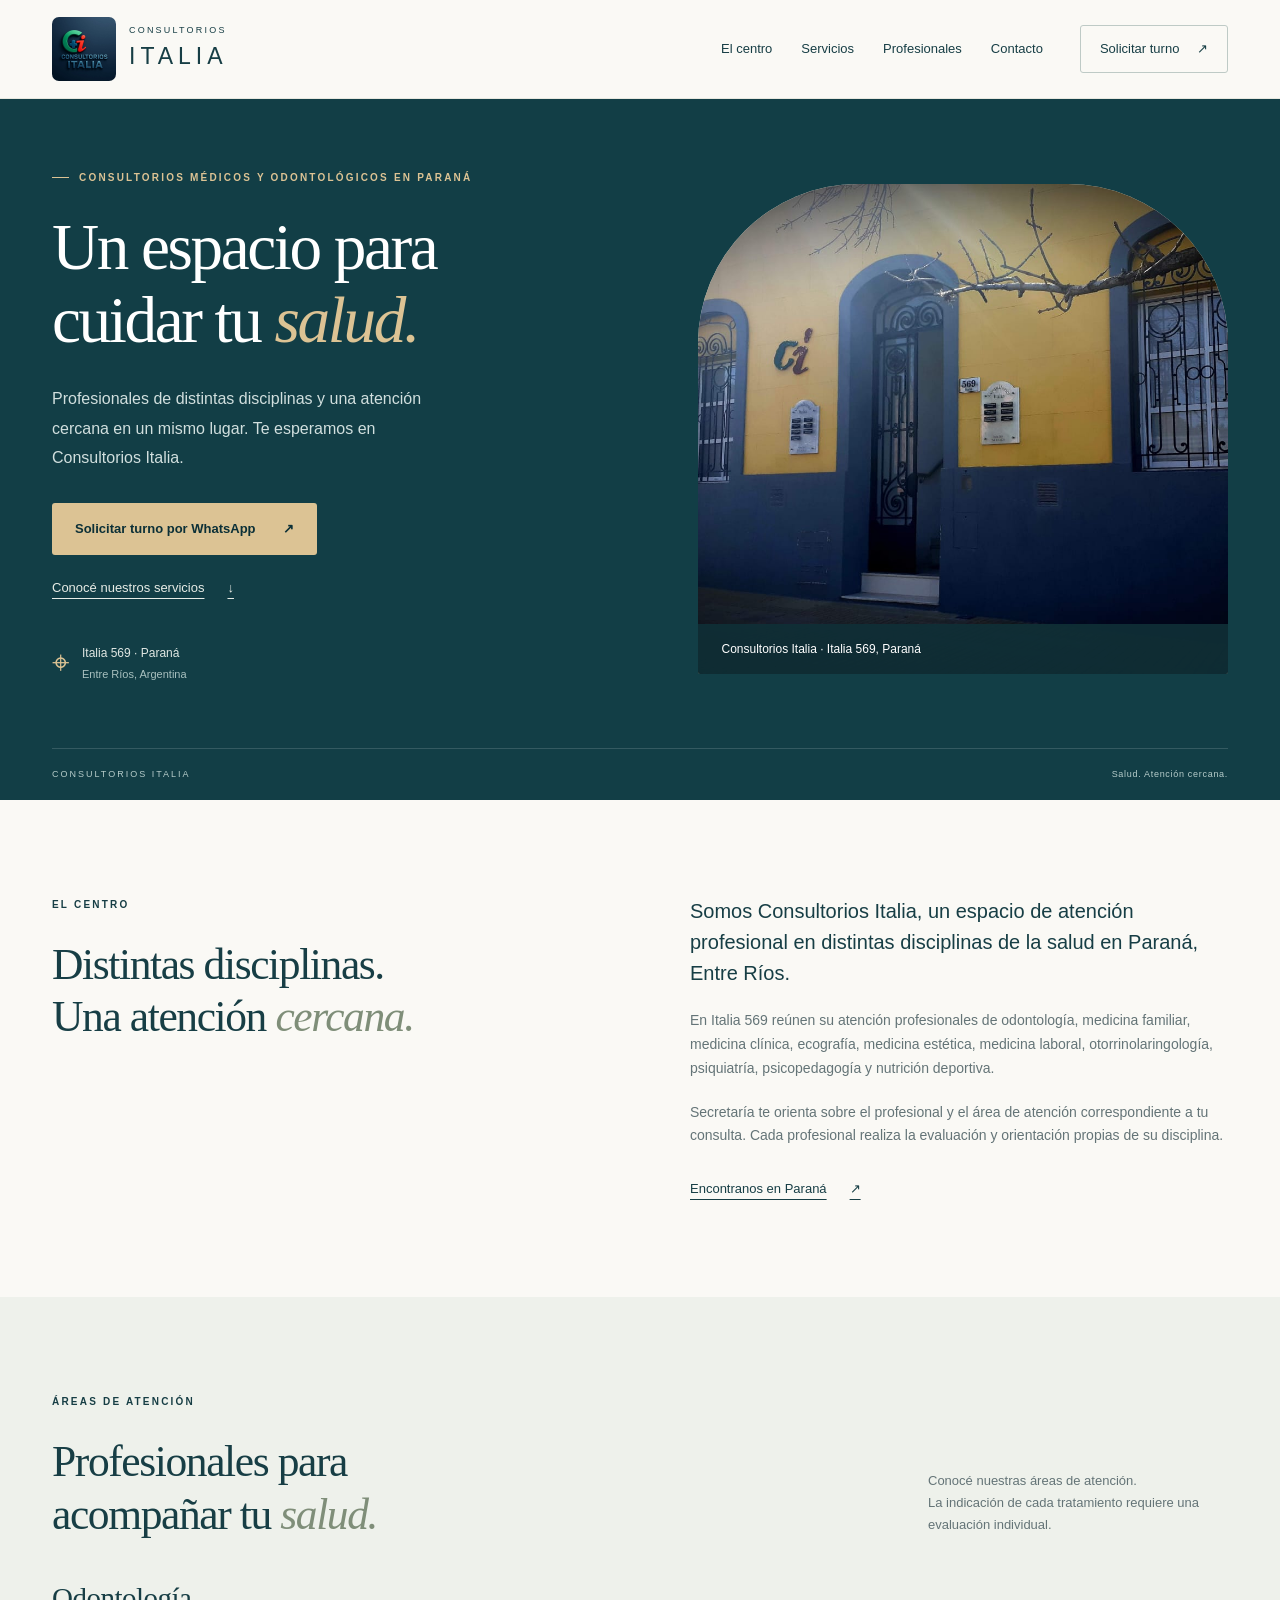
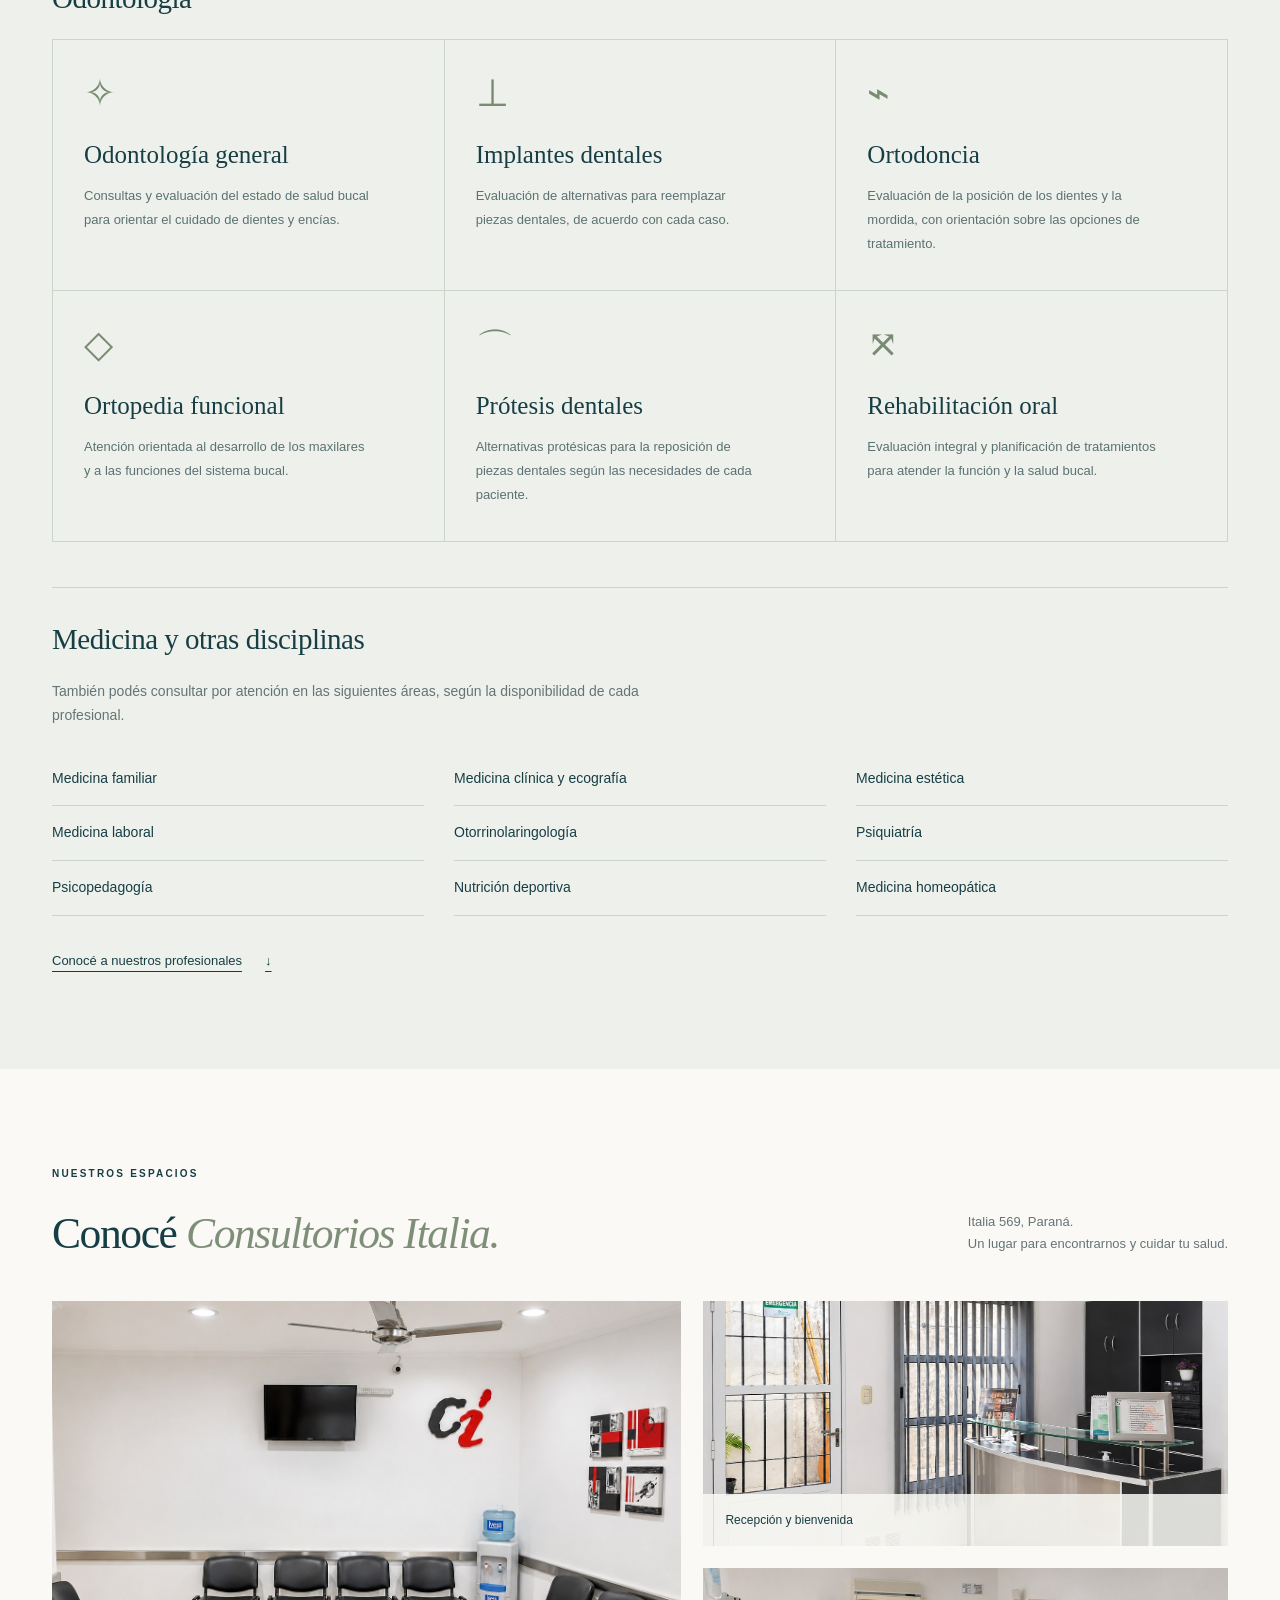
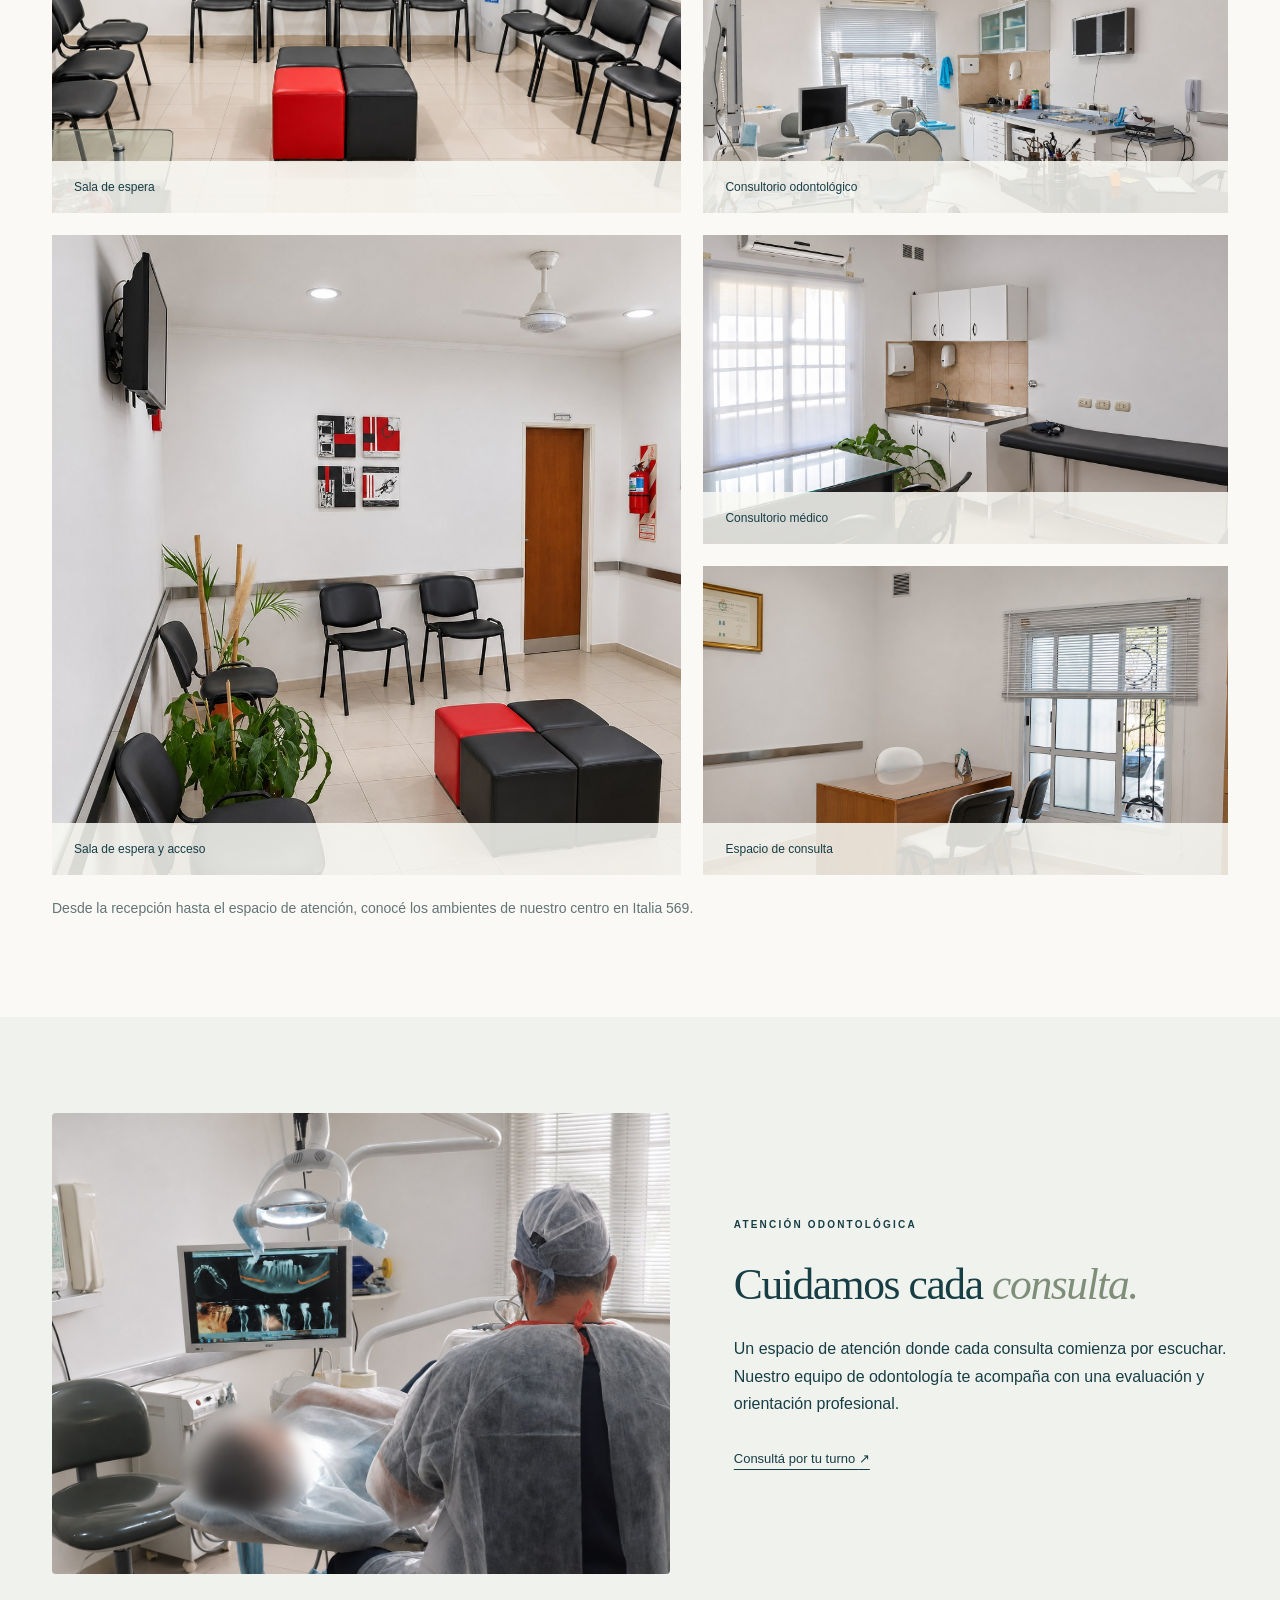
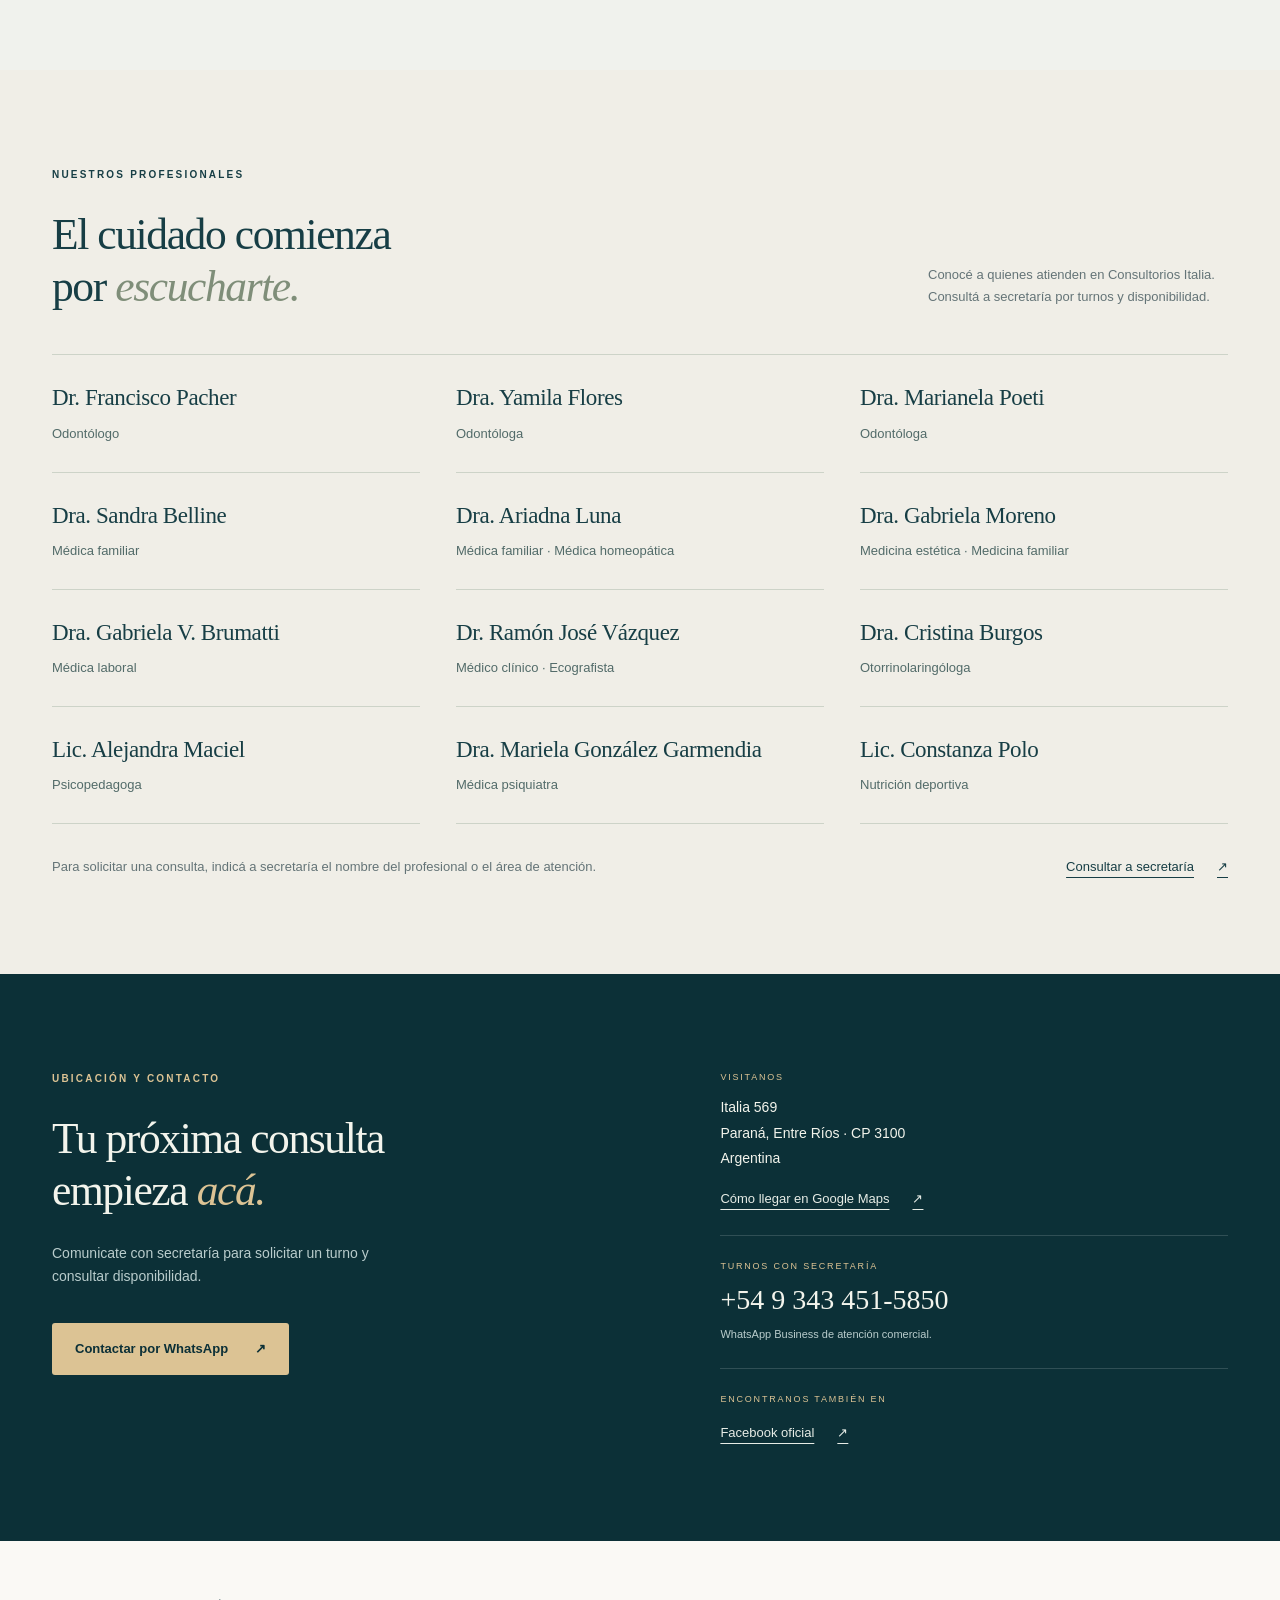
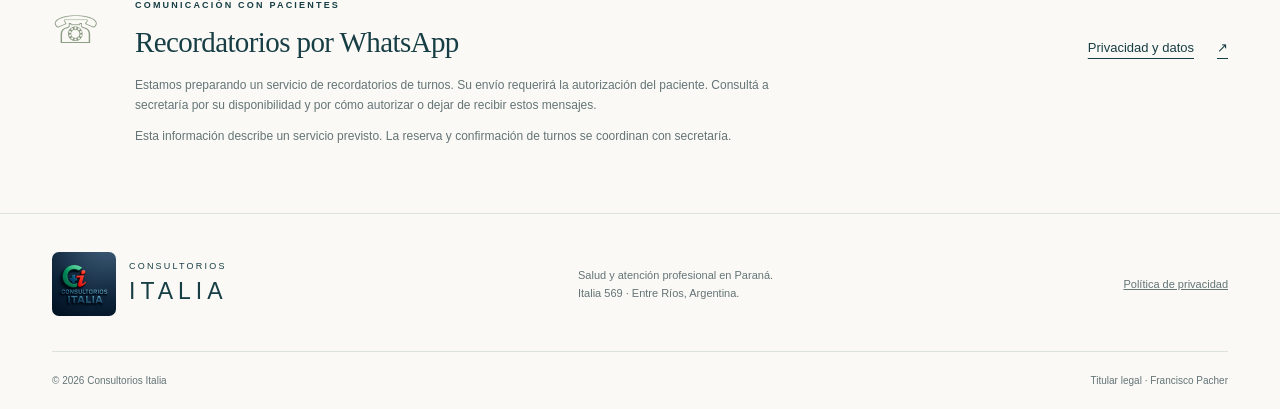
<file: index.html>
﻿<!doctype html>
<html lang="es-AR">
<head>
<meta charset="utf-8"><meta name="viewport" content="width=device-width, initial-scale=1">
<title>Consultorios Italia · Salud y atención profesional en Paraná</title>
<meta name="description" content="Consultorios Italia. Atención en odontología, medicina y otras disciplinas de la salud en Italia 569, Paraná, Entre Ríos. Conocé nuestros profesionales y solicitá tu turno.">
<meta name="theme-color" content="#123e46">
<link rel="icon" href="assets/logo.jpg" type="image/jpeg">
<link rel="stylesheet" href="styles.css"><script src="script.js" defer></script>
</head>
<body>
<a class="skip" href="#contenido">Saltar al contenido</a>
<header class="header"><div class="container header-inner">
<a class="brand" href="#inicio" aria-label="Consultorios Italia, inicio"><img class="official-logo" src="assets/logo.jpg" alt="Logo de Consultorios Italia" width="64" height="64"><span class="brand-text">CONSULTORIOS <strong>ITALIA</strong></span></a>
<button class="menu-toggle" aria-expanded="false" aria-controls="navegacion">Menú <span aria-hidden="true">☰</span></button>
<nav id="navegacion" aria-label="Navegación principal"><a href="#nosotros">El centro</a><a href="#servicios">Servicios</a><a href="#equipo">Profesionales</a><a href="#contacto">Contacto</a><a class="nav-cta" href="https://wa.me/5493434515850" target="_blank" rel="noopener noreferrer">Solicitar turno <span aria-hidden="true">↗</span></a></nav>
</div></header>
<main id="contenido">
<section class="hero" id="inicio"><div class="container hero-grid"><div class="hero-copy"><p class="eyebrow"><span></span> CONSULTORIOS MÉDICOS Y ODONTOLÓGICOS EN PARANÁ</p><h1>Un espacio para<br>cuidar tu <em>salud.</em></h1><p class="hero-description">Profesionales de distintas disciplinas y una atención cercana en un mismo lugar. Te esperamos en Consultorios Italia.</p><div class="hero-actions"><a class="button button-gold" href="https://wa.me/5493434515850" target="_blank" rel="noopener noreferrer">Solicitar turno por WhatsApp <span aria-hidden="true">↗</span></a><a class="text-link light" href="#servicios">Conocé nuestros servicios <span aria-hidden="true">↓</span></a></div><div class="hero-location"><span class="location-symbol" aria-hidden="true">⌖</span><span>Italia 569 · Paraná<br><small>Entre Ríos, Argentina</small></span></div></div>
<figure class="hero-visual"><img class="real-photo" src="assets/fachada.jpg" alt="Fachada de Consultorios Italia en Italia 569, Paraná" width="1599" height="899" fetchpriority="high"><figcaption>Consultorios Italia · Italia 569, Paraná</figcaption></figure></div><div class="hero-bottom container"><span>CONSULTORIOS ITALIA</span><span>Salud. Atención cercana.</span></div></section>
<section class="about section" id="nosotros"><div class="container about-grid"><div><p class="eyebrow">EL CENTRO</p><h2>Distintas disciplinas.<br>Una atención <em>cercana.</em></h2></div><div class="about-content"><p class="lead">Somos Consultorios Italia, un espacio de atención profesional en distintas disciplinas de la salud en Paraná, Entre Ríos.</p><p>En Italia 569 reúnen su atención profesionales de odontología, medicina familiar, medicina clínica, ecografía, medicina estética, medicina laboral, otorrinolaringología, psiquiatría, psicopedagogía y nutrición deportiva.</p><p>Secretaría te orienta sobre el profesional y el área de atención correspondiente a tu consulta. Cada profesional realiza la evaluación y orientación propias de su disciplina.</p><a class="text-link" href="#contacto">Encontranos en Paraná <span aria-hidden="true">↗</span></a></div></div></section>
<section class="services section" id="servicios"><div class="container"><div class="section-heading"><div><p class="eyebrow">ÁREAS DE ATENCIÓN</p><h2>Profesionales para<br>acompañar tu <em>salud.</em></h2></div><p>Conocé nuestras áreas de atención.<br>La indicación de cada tratamiento requiere una evaluación individual.</p></div><h3 class="area-heading">Odontología</h3><div class="services-grid">
<article class="service"><span class="service-icon" aria-hidden="true">✧</span><h3>Odontología general</h3><p>Consultas y evaluación del estado de salud bucal para orientar el cuidado de dientes y encías.</p></article>
<article class="service"><span class="service-icon implant" aria-hidden="true">⊥</span><h3>Implantes dentales</h3><p>Evaluación de alternativas para reemplazar piezas dentales, de acuerdo con cada caso.</p></article>
<article class="service"><span class="service-icon" aria-hidden="true">⌁</span><h3>Ortodoncia</h3><p>Evaluación de la posición de los dientes y la mordida, con orientación sobre las opciones de tratamiento.</p></article>
<article class="service"><span class="service-icon" aria-hidden="true">◇</span><h3>Ortopedia funcional</h3><p>Atención orientada al desarrollo de los maxilares y a las funciones del sistema bucal.</p></article>
<article class="service"><span class="service-icon" aria-hidden="true">⌒</span><h3>Prótesis dentales</h3><p>Alternativas protésicas para la reposición de piezas dentales según las necesidades de cada paciente.</p></article>
<article class="service"><span class="service-icon" aria-hidden="true">⤧</span><h3>Rehabilitación oral</h3><p>Evaluación integral y planificación de tratamientos para atender la función y la salud bucal.</p></article>
</div><div class="other-areas"><h3 class="area-heading">Medicina y otras disciplinas</h3><p>También podés consultar por atención en las siguientes áreas, según la disponibilidad de cada profesional.</p><ul class="area-list"><li>Medicina familiar</li><li>Medicina clínica y ecografía</li><li>Medicina estética</li><li>Medicina laboral</li><li>Otorrinolaringología</li><li>Psiquiatría</li><li>Psicopedagogía</li><li>Nutrición deportiva</li><li>Medicina homeopática</li></ul><a class="text-link" href="#equipo">Conocé a nuestros profesionales <span aria-hidden="true">↓</span></a></div></div></section>
<section class="spaces section" id="espacios"><div class="container"><div class="section-heading"><div><p class="eyebrow">NUESTROS ESPACIOS</p><h2>Conocé <em>Consultorios Italia.</em></h2></div><p>Italia 569, Paraná.<br>Un lugar para encontrarnos y cuidar tu salud.</p></div><div class="gallery"><figure class="photo-slot photo-large"><img class="real-photo" src="assets/sala-espera.jpg" alt="Vista amplia de la sala de espera de Consultorios Italia" width="1448" height="1086" loading="lazy" decoding="async"><figcaption>Sala de espera</figcaption></figure><figure class="photo-slot"><img class="real-photo" src="assets/recepcion-editada.jpg" alt="Recepción y acceso de Consultorios Italia" width="1448" height="1086" loading="lazy" decoding="async"><figcaption>Recepción y bienvenida</figcaption></figure><figure class="photo-slot"><img class="real-photo" src="assets/consultorio-editado.jpg" alt="Consultorio odontológico con sillón y equipamiento de atención" width="1672" height="941" loading="lazy" decoding="async"><figcaption>Consultorio odontológico</figcaption></figure></div><div class="gallery gallery-more"><figure class="photo-slot photo-large"><img class="real-photo" src="assets/sala-espera-lateral.jpg" alt="Otra vista de la sala de espera, con asientos y acceso a los consultorios" width="1086" height="1448" loading="lazy" decoding="async"><figcaption>Sala de espera y acceso</figcaption></figure><figure class="photo-slot"><img class="real-photo" src="assets/consultorio-medico.jpg" alt="Consultorio con camilla de examen, escritorio y espacio de higiene" width="1672" height="940" loading="lazy" decoding="async"><figcaption>Consultorio médico</figcaption></figure><figure class="photo-slot"><img class="real-photo" src="assets/espacio-consulta.jpg" alt="Escritorio y asientos del espacio de consulta profesional" width="1672" height="940" loading="lazy" decoding="async"><figcaption>Espacio de consulta</figcaption></figure></div><p class="spaces-caption">Desde la recepción hasta el espacio de atención, conocé los ambientes de nuestro centro en Italia 569.</p></div></section>
<section class="care section" id="atencion"><div class="container care-grid"><figure class="care-photo"><img src="assets/atencion-odontologica-v2.jpg" alt="Profesional durante una atención odontológica en Consultorios Italia" width="1452" height="1083" loading="lazy" decoding="async"></figure><div><p class="eyebrow">ATENCIÓN ODONTOLÓGICA</p><h2>Cuidamos cada <em>consulta.</em></h2><p>Un espacio de atención donde cada consulta comienza por escuchar. Nuestro equipo de odontología te acompaña con una evaluación y orientación profesional.</p><a class="text-link" href="https://wa.me/5493434515850" target="_blank" rel="noopener noreferrer">Consultá por tu turno <span aria-hidden="true">↗</span></a></div></div></section>
<section class="team section" id="equipo"><div class="container"><div class="section-heading"><div><p class="eyebrow">NUESTROS PROFESIONALES</p><h2>El cuidado comienza<br>por <em>escucharte.</em></h2></div><p>Conocé a quienes atienden en Consultorios Italia. Consultá a secretaría por turnos y disponibilidad.</p></div><div class="professionals-grid">
<article class="professional"><h3>Dr. Francisco Pacher</h3><p>Odontólogo</p></article>
<article class="professional"><h3>Dra. Yamila Flores</h3><p>Odontóloga</p></article>
<article class="professional"><h3>Dra. Marianela Poeti</h3><p>Odontóloga</p></article>
<article class="professional"><h3>Dra. Sandra Belline</h3><p>Médica familiar</p></article>
<article class="professional"><h3>Dra. Ariadna Luna</h3><p>Médica familiar · Médica homeopática</p></article>
<article class="professional"><h3>Dra. Gabriela Moreno</h3><p>Medicina estética · Medicina familiar</p></article>
<article class="professional"><h3>Dra. Gabriela V. Brumatti</h3><p>Médica laboral</p></article>
<article class="professional"><h3>Dr. Ramón José Vázquez</h3><p>Médico clínico · Ecografista</p></article>
<article class="professional"><h3>Dra. Cristina Burgos</h3><p>Otorrinolaringóloga</p></article>
<article class="professional"><h3>Lic. Alejandra Maciel</h3><p>Psicopedagoga</p></article>
<article class="professional"><h3>Dra. Mariela González Garmendia</h3><p>Médica psiquiatra</p></article>
<article class="professional"><h3>Lic. Constanza Polo</h3><p>Nutrición deportiva</p></article>
</div><div class="team-contact"><p>Para solicitar una consulta, indicá a secretaría el nombre del profesional o el área de atención.</p><a class="text-link" href="https://wa.me/5493434515850" target="_blank" rel="noopener noreferrer">Consultar a secretaría <span aria-hidden="true">↗</span></a></div></div></section>
<section class="contact section" id="contacto"><div class="container contact-grid"><div><p class="eyebrow">UBICACIÓN Y CONTACTO</p><h2>Tu próxima consulta<br>empieza <em>acá.</em></h2><p>Comunicate con secretaría para solicitar un turno y consultar disponibilidad.</p><a class="button button-gold" href="https://wa.me/5493434515850" target="_blank" rel="noopener noreferrer">Contactar por WhatsApp <span aria-hidden="true">↗</span></a></div><div class="contact-details"><div><span class="detail-label">VISITANOS</span><p>Italia 569<br>Paraná, Entre Ríos · CP 3100<br>Argentina</p><a class="text-link light" href="https://www.google.com/maps/search/?api=1&query=Italia%20569%2C%20Paran%C3%A1%2C%20Entre%20R%C3%ADos%2C%20Argentina" target="_blank" rel="noopener noreferrer">Cómo llegar en Google Maps <span aria-hidden="true">↗</span></a></div><div><span class="detail-label">TURNOS CON SECRETARÍA</span><a class="phone" href="https://wa.me/5493434515850" target="_blank" rel="noopener noreferrer">+54 9 343 451-5850</a><p class="contact-note">WhatsApp Business de atención comercial.</p></div><div><span class="detail-label">ENCONTRANOS TAMBIÉN EN</span><a class="text-link light" href="https://www.facebook.com/ConsultoriosItaliaParana" target="_blank" rel="noopener noreferrer">Facebook oficial <span aria-hidden="true">↗</span></a></div></div></div></section>
<section class="reminders section" id="recordatorios"><div class="container reminder-inner"><span class="message-symbol" aria-hidden="true">☏</span><div><p class="eyebrow">COMUNICACIÓN CON PACIENTES</p><h2>Recordatorios por WhatsApp</h2><p>Estamos preparando un servicio de recordatorios de turnos. Su envío requerirá la autorización del paciente. Consultá a secretaría por su disponibilidad y por cómo autorizar o dejar de recibir estos mensajes.</p><p>Esta información describe un servicio previsto. La reserva y confirmación de turnos se coordinan con secretaría.</p></div><a class="text-link" href="privacidad.html">Privacidad y datos <span aria-hidden="true">↗</span></a></div></section>
</main>
<footer><div class="container footer-top"><a class="brand footer-brand" href="#inicio"><img class="official-logo" src="assets/logo.jpg" alt="Logo de Consultorios Italia" width="64" height="64"><span class="brand-text">CONSULTORIOS <strong>ITALIA</strong></span></a><p>Salud y atención profesional en Paraná.<br>Italia 569 · Entre Ríos, Argentina.</p><a href="privacidad.html">Política de privacidad</a></div><div class="container footer-bottom"><span>© <span data-year>2026</span> Consultorios Italia</span><span>Titular legal · Francisco Pacher</span></div></footer>
</body></html>
</file>
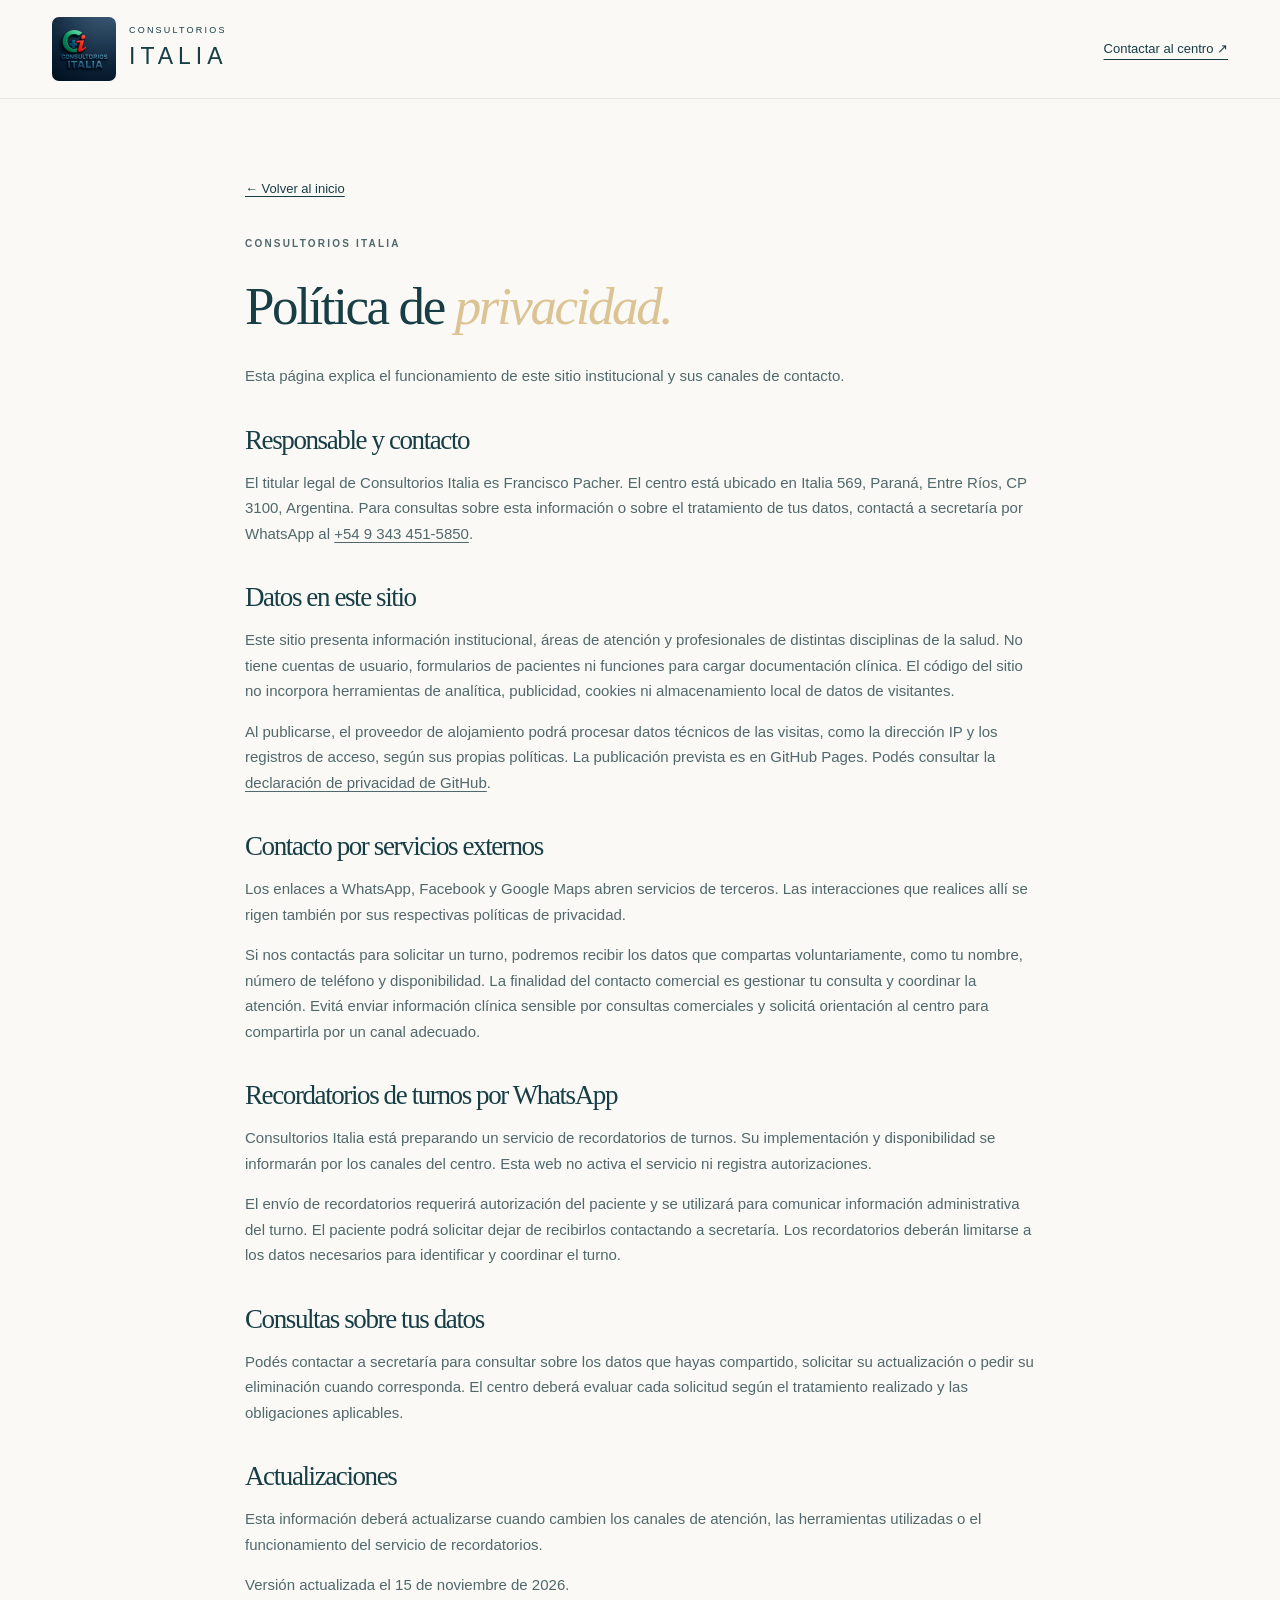
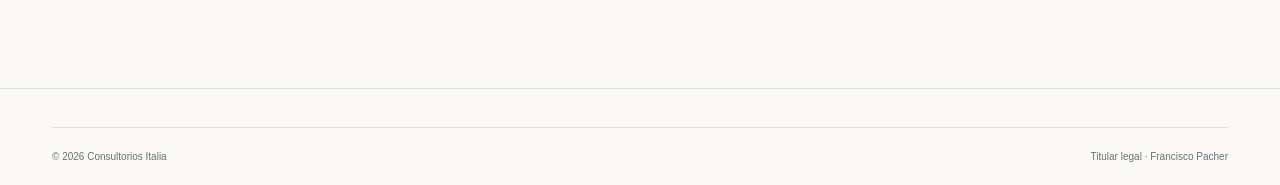
<file: privacidad.html>
﻿<!doctype html><html lang="es-AR"><head><meta charset="utf-8"><meta name="viewport" content="width=device-width,initial-scale=1"><title>Política de privacidad · Consultorios Italia</title><meta name="description" content="Información sobre privacidad, contacto comercial y recordatorios de turnos de Consultorios Italia, Paraná."><link rel="icon" href="assets/logo.jpg" type="image/jpeg"><link rel="stylesheet" href="styles.css"><script src="script.js" defer></script></head><body><a class="skip" href="#contenido">Saltar al contenido</a><header class="header"><div class="container header-inner"><a class="brand" href="index.html"><img class="official-logo" src="assets/logo.jpg" alt="Logo de Consultorios Italia" width="64" height="64"><span class="brand-text">CONSULTORIOS <strong>ITALIA</strong></span></a><a class="text-link" href="index.html#contacto">Contactar al centro ↗</a></div></header><main class="container privacy-main" id="contenido"><a class="text-link back" href="index.html">← Volver al inicio</a><p class="eyebrow">CONSULTORIOS ITALIA</p><h1>Política de <em>privacidad.</em></h1><p>Esta página explica el funcionamiento de este sitio institucional y sus canales de contacto.</p><h2>Responsable y contacto</h2><p>El titular legal de Consultorios Italia es Francisco Pacher. El centro está ubicado en Italia 569, Paraná, Entre Ríos, CP 3100, Argentina. Para consultas sobre esta información o sobre el tratamiento de tus datos, contactá a secretaría por WhatsApp al <a href="https://wa.me/5493434515850" target="_blank" rel="noopener noreferrer">+54 9 343 451-5850</a>.</p><h2>Datos en este sitio</h2><p>Este sitio presenta información institucional, áreas de atención y profesionales de distintas disciplinas de la salud. No tiene cuentas de usuario, formularios de pacientes ni funciones para cargar documentación clínica. El código del sitio no incorpora herramientas de analítica, publicidad, cookies ni almacenamiento local de datos de visitantes.</p><p>Al publicarse, el proveedor de alojamiento podrá procesar datos técnicos de las visitas, como la dirección IP y los registros de acceso, según sus propias políticas. La publicación prevista es en GitHub Pages. Podés consultar la <a href="https://docs.github.com/es/site-policy/privacy-policies/github-general-privacy-statement" target="_blank" rel="noopener noreferrer">declaración de privacidad de GitHub</a>.</p><h2>Contacto por servicios externos</h2><p>Los enlaces a WhatsApp, Facebook y Google Maps abren servicios de terceros. Las interacciones que realices allí se rigen también por sus respectivas políticas de privacidad.</p><p>Si nos contactás para solicitar un turno, podremos recibir los datos que compartas voluntariamente, como tu nombre, número de teléfono y disponibilidad. La finalidad del contacto comercial es gestionar tu consulta y coordinar la atención. Evitá enviar información clínica sensible por consultas comerciales y solicitá orientación al centro para compartirla por un canal adecuado.</p><h2>Recordatorios de turnos por WhatsApp</h2><p>Consultorios Italia está preparando un servicio de recordatorios de turnos. Su implementación y disponibilidad se informarán por los canales del centro. Esta web no activa el servicio ni registra autorizaciones.</p><p>El envío de recordatorios requerirá autorización del paciente y se utilizará para comunicar información administrativa del turno. El paciente podrá solicitar dejar de recibirlos contactando a secretaría. Los recordatorios deberán limitarse a los datos necesarios para identificar y coordinar el turno.</p><h2>Consultas sobre tus datos</h2><p>Podés contactar a secretaría para consultar sobre los datos que hayas compartido, solicitar su actualización o pedir su eliminación cuando corresponda. El centro deberá evaluar cada solicitud según el tratamiento realizado y las obligaciones aplicables.</p><h2>Actualizaciones</h2><p>Esta información deberá actualizarse cuando cambien los canales de atención, las herramientas utilizadas o el funcionamiento del servicio de recordatorios.</p><p>Versión actualizada el 15 de noviembre de 2026.</p></main><footer><div class="container footer-bottom"><span>© <span data-year>2026</span> Consultorios Italia</span><span>Titular legal · Francisco Pacher</span></div></footer></body></html>
</file>
<file: styles.css>
﻿:root{--ink:#173e45;--petrol:#123e46;--deep:#0c3037;--gold:#dcc394;--paper:#faf9f5;--muted:#647477;--line:#dce2dd;--serif:Georgia,'Times New Roman',serif;--sans:'Segoe UI',Arial,sans-serif}*{box-sizing:border-box}html{scroll-behavior:smooth;scroll-padding-top:100px}body{margin:0;color:var(--ink);background:var(--paper);font-family:var(--sans);font-size:16px;line-height:1.7}a{color:inherit}button{font:inherit}a:focus-visible,button:focus-visible{outline:3px solid #b98d3a;outline-offset:6px}.container{width:min(1240px,calc(100% - 104px));margin:auto}.skip{position:fixed;left:20px;top:-100px;padding:10px;background:white;z-index:100}.skip:focus{top:10px}.header{background:var(--paper);position:sticky;top:0;z-index:20;border-bottom:1px solid #e7e8df}.header-inner{display:flex;align-items:center;justify-content:space-between;min-height:98px;gap:25px}.brand{display:flex;align-items:center;gap:13px;text-decoration:none}.monogram{font-family:var(--serif);font-size:46px;line-height:1;letter-spacing:-6px;position:relative;width:57px}.monogram>span{font-size:17px;color:#b89454;position:absolute;right:1px;top:-3px;letter-spacing:0}.brand-text{font-size:9px;letter-spacing:2.2px;line-height:1.6}.brand-text strong{display:block;font-size:23px;letter-spacing:5px;font-weight:500}.custom-logo{width:58px;height:58px;object-fit:contain}nav{display:flex;align-items:center;gap:29px}nav a{text-decoration:none;font-size:13px}nav a:hover{color:#93713b}.nav-cta{padding:12px 19px;border:1px solid #becac6;border-radius:3px;margin-left:8px}.nav-cta span{margin-left:14px}.menu-toggle{display:none}.hero{background:var(--petrol);color:#fff;position:relative;overflow:hidden}.hero-grid{display:grid;grid-template-columns:1.1fr 1fr;gap:64px;align-items:center;padding-top:70px;padding-bottom:58px}.eyebrow{font-size:10px;font-weight:600;letter-spacing:2.2px;margin:0 0 25px;line-height:1.7}.hero .eyebrow{color:var(--gold);display:flex;gap:10px;align-items:center}.eyebrow>span{width:17px;height:1px;background:var(--gold)}h1,h2,h3,p,figure{margin-top:0}h1{font:400 clamp(46px,5.1vw,74px)/1.12 var(--serif);letter-spacing:-2.4px;margin-bottom:27px}h1 em,h2 em{font-weight:400}h1 em{color:var(--gold)}.hero-description{font-size:16px;line-height:1.85;max-width:410px;color:#d1dfde;margin-bottom:30px}.hero-actions{display:flex;align-items:flex-start;gap:22px;flex-direction:column}.button{padding:15px 23px;display:inline-flex;align-items:center;justify-content:space-between;gap:27px;text-decoration:none;font-size:13px;font-weight:600;border-radius:3px;transition:background .2s,transform .2s}.button:hover{transform:translateY(-2px);background:#ead7b4}.button-gold{background:var(--gold);color:var(--deep)}.text-link{display:inline-flex;gap:23px;align-items:center;font-size:13px;text-underline-offset:6px;text-decoration-thickness:1px}.text-link.light{color:#e7ece6}.hero-location{display:flex;align-items:center;gap:13px;font-size:12px;margin-top:38px;color:#e0e7e3}.hero-location small{color:#a8c0bf;font-size:11px}.location-symbol{font-size:31px;color:var(--gold)}.hero-visual{height:490px;margin:0;position:relative;background:#dce0d5;overflow:hidden;border-radius:160px 160px 3px 3px}.architectural{height:100%;background:linear-gradient(120deg,#e5e5d9,#a7bbb3);position:relative;overflow:hidden}.arch{position:absolute;border:1px solid #b7b7a4;border-radius:180px 180px 0 0}.arch-back{width:81%;height:95%;left:24%;top:10%;background:linear-gradient(120deg,#efeee1,#c9d0c4);box-shadow:-18px 12px 35px #6f877b33}.arch-front{width:62%;height:84%;left:20%;top:24%;background:linear-gradient(125deg,#d8d8c7,#99b0a5);border:11px solid #e5e3d4;box-shadow:15px 0 30px #4c6a6020;display:flex;align-items:center;justify-content:center}.arch-mark{color:#496b61;font:italic 62px var(--serif);text-align:center;transform:translateY(-30px)}.arch-mark>span{display:block;font:9px var(--sans);letter-spacing:4px;margin-top:15px}.sun-line{position:absolute;top:0;left:-10%;width:180px;height:120%;background:#fff8d03a;transform:rotate(28deg)}.floor-line{position:absolute;bottom:16%;left:0;width:100%;height:1px;background:#8b9c8c}.hero-visual figcaption{position:absolute;bottom:0;width:100%;background:#102f36ed;color:#fff;padding:15px 23px;display:flex;gap:17px;align-items:center;font-size:12px}.hero-visual figcaption small{display:block;font-size:10px;color:#b8cac6}.tiny-cross{color:var(--gold);font-size:29px;font-weight:200}.hero-bottom{border-top:1px solid #ffffff25;display:flex;justify-content:space-between;padding-top:18px;padding-bottom:18px;font-size:9px;letter-spacing:2px;color:#b6ccca}.hero-bottom span+span{letter-spacing:.7px}.section{padding:96px 0}h2{font:400 clamp(34px,3.4vw,48px)/1.2 var(--serif);letter-spacing:-1.4px;margin-bottom:25px}h2 em{color:#7f8e79}.about-grid{display:grid;grid-template-columns:1fr 1fr;gap:100px}.about-content p{color:var(--muted);font-size:14px;margin-bottom:20px}.about-content .lead{font-size:20px;color:var(--ink);line-height:1.55}.about-content .text-link{margin-top:10px}.services{background:#eef1eb}.section-heading{display:flex;justify-content:space-between;gap:50px;align-items:flex-end;margin-bottom:42px}.section-heading h2{margin-bottom:0}.section-heading>p{font-size:13px;color:var(--muted);max-width:300px;margin-bottom:4px}.services-grid{display:grid;grid-template-columns:repeat(3,1fr);border-top:1px solid #cbd5cb;border-left:1px solid #cbd5cb}.service{padding:31px 31px 34px;border-right:1px solid #cbd5cb;border-bottom:1px solid #cbd5cb}.service-icon{font:38px var(--serif);color:#798b73;display:block;height:55px}.service h3{font:400 25px var(--serif);margin:15px 0}.service p{font-size:13px;color:#5b7172;margin:0;line-height:1.85;max-width:290px}.gallery{display:grid;grid-template-columns:1.2fr 1fr;gap:22px}.photo-slot{position:relative;margin:0;background:#eaece3;overflow:hidden}.gallery .photo-large{grid-row:span 2}.gallery .photo-slot{min-height:245px}.gallery .photo-large{min-height:512px}.photo-placeholder{height:100%;display:flex;align-items:center;justify-content:center;flex-direction:column;text-align:center;padding:32px 22px 70px;min-height:inherit;background:linear-gradient(140deg,#f1f0e7,#dbe2d6)}.photo-large .photo-placeholder{background:linear-gradient(145deg,#dfe6d9,#bdcfc3)}.photo-placeholder>span{color:#8ca08e;font:60px var(--serif);line-height:1.2;margin-bottom:14px}.photo-placeholder p{font:italic 25px var(--serif);margin:8px 0 10px}.photo-placeholder small{font-size:10px;color:#60786e;max-width:230px}.gallery figcaption,.team-photo figcaption{position:absolute;bottom:0;left:0;width:100%;padding:16px 22px;background:#faf9f5d9;font-size:12px;display:flex;justify-content:space-between}.real-photo{width:100%;height:100%;position:absolute;inset:0;object-fit:cover}.team{background:#f0eee7}.team-grid{display:grid;grid-template-columns:1fr 1fr;gap:100px;align-items:center}.team-grid>div>p:not(.eyebrow){color:var(--muted);font-size:14px;max-width:430px}.team .text-link{margin-top:13px}.team-photo{height:365px}.team-photo .photo-placeholder{min-height:365px}.contact{background:var(--deep);color:#f3f4ec}.contact-grid{display:grid;grid-template-columns:1.1fr 1fr;gap:110px}.contact .eyebrow,.detail-label{color:var(--gold)}.contact h2 em{color:var(--gold)}.contact-grid>div>p:not(.eyebrow){color:#b9cccc;font-size:14px;max-width:360px}.contact .button{margin-top:20px}.contact-details{display:grid;gap:23px}.contact-details>div{border-bottom:1px solid #ffffff26;padding-bottom:24px}.contact-details>div:last-child{border:0;padding:0}.detail-label{display:block;letter-spacing:1.8px;font-size:9px;margin-bottom:10px}.contact-details p{font-size:14px;line-height:1.8;margin-bottom:13px}.phone{font:28px var(--serif);text-decoration:none;display:inline-block}.contact-details .contact-note{font-size:11px;color:#b9cccc;margin:7px 0 0}.reminders{padding:57px 0}.reminder-inner{display:grid;grid-template-columns:55px 1fr auto;gap:28px;align-items:start}.message-symbol{font-size:38px;color:#8e9e87}.reminders .eyebrow{margin-bottom:12px;font-size:9px}.reminders h2{font-size:29px;letter-spacing:-.6px;margin-bottom:15px}.reminders p:not(.eyebrow){font-size:12px;color:var(--muted);max-width:680px;margin-bottom:10px}.reminders .text-link{margin-top:39px;white-space:nowrap}footer{border-top:1px solid var(--line);padding:38px 0 20px}.footer-top{display:flex;align-items:center;justify-content:space-between;gap:30px;padding-bottom:35px}.footer-top>p,.footer-top>a:not(.brand){font-size:11px;color:var(--muted);margin:0}.footer-bottom{border-top:1px solid var(--line);padding-top:20px;display:flex;justify-content:space-between;font-size:10px;color:var(--muted)}.privacy-main{max-width:790px;padding:75px 0}.privacy-main h1{font-size:53px}.privacy-main h2{font:27px var(--serif);margin:36px 0 14px}.privacy-main p,.privacy-main li{font-size:15px;color:#50686c}.privacy-main .eyebrow{font-size:10px}.privacy-main a{text-underline-offset:3px}.privacy-main .back{margin-bottom:35px}.privacy-main ul{padding-left:21px}
@media(min-width:1600px){.hero-grid{padding-top:95px;padding-bottom:85px}.hero-visual{height:535px}}@media(max-width:1100px){.container{width:calc(100% - 64px)}nav{gap:19px}.hero-grid{gap:36px}.hero-visual{height:455px}.hero h1{font-size:58px}.about-grid,.team-grid{gap:55px}.contact-grid{gap:65px}.service{padding:24px}.service h3{font-size:23px}.reminder-inner{grid-template-columns:40px 1fr}.reminder-inner>.text-link{grid-column:2;margin-top:4px}.section{padding:75px 0}}
@media(max-width:760px){html{scroll-padding-top:80px}.container{width:calc(100% - 40px)}.header-inner{min-height:80px}.brand-text{font-size:8px}.brand-text strong{font-size:20px}.monogram{font-size:40px;width:50px}.menu-toggle{display:block;border:1px solid #c3cdc5;background:transparent;padding:8px 12px;font-size:12px;border-radius:3px}.menu-toggle span{margin-left:9px}nav{display:none;position:absolute;top:80px;left:0;width:100%;padding:24px;background:var(--paper);box-shadow:0 15px 20px #123e4610;align-items:stretch}nav.is-open{display:flex;flex-direction:column;gap:20px}.nav-cta{margin:0;display:flex;justify-content:space-between}.hero-grid{grid-template-columns:1fr;padding-top:47px;padding-bottom:30px;gap:38px}.hero h1{font-size:53px;letter-spacing:-1.8px}.hero-description{font-size:15px;max-width:390px}.hero-visual{height:360px;width:100%;max-width:450px;justify-self:center;border-radius:140px 140px 3px 3px}.hero-location{margin-top:28px}.hero-bottom{font-size:8px;letter-spacing:1.1px}.hero-bottom span+span{max-width:140px;text-align:right}.section{padding:60px 0}.about-grid,.team-grid,.contact-grid{grid-template-columns:1fr;gap:23px}h2{font-size:38px}.about-content .lead{font-size:19px}.section-heading{display:block;margin-bottom:30px}.section-heading>p{margin-top:22px;max-width:100%}.services-grid{grid-template-columns:repeat(2,1fr)}.service{padding:23px 18px}.service h3{font-size:22px;line-height:1.2;min-height:53px}.service p{font-size:12px}.service-icon{font-size:34px;height:36px}.gallery{grid-template-columns:1fr;gap:17px}.gallery .photo-large{min-height:340px;grid-row:auto}.gallery .photo-slot{min-height:265px}.team-photo{height:300px;margin-top:14px}.team-photo .photo-placeholder{min-height:300px}.contact-grid{gap:42px}.phone{font-size:27px}.reminder-inner{grid-template-columns:1fr;gap:10px}.message-symbol{display:none}.reminder-inner>.text-link{grid-column:1}.reminders h2{font-size:29px}.footer-top{align-items:flex-start;flex-wrap:wrap;gap:25px}.footer-top>p{width:100%;order:3}.footer-bottom{flex-direction:column;gap:7px}.privacy-main h1{font-size:42px}.privacy-main{padding-top:45px}}@media(prefers-reduced-motion:reduce){html{scroll-behavior:auto}*,*::before,*::after{transition:none!important}}
/* Identidad e imágenes oficiales proporcionadas por el centro. */
.official-logo{width:64px;height:64px;object-fit:contain;border-radius:7px;flex-shrink:0}
.hero-visual .real-photo{object-position:44% center}
.photo-large .real-photo{object-position:44% center}
@media(max-width:760px){.official-logo{width:53px;height:53px}.hero-visual .real-photo{object-position:43% center}}
.area-heading{font:400 29px var(--serif);margin:0 0 24px;letter-spacing:-.5px}
.other-areas{margin-top:45px;padding-top:35px;border-top:1px solid #cbd5cb}
.other-areas>p{font-size:14px;color:var(--muted);max-width:650px}
.area-list{list-style:none;padding:0;margin:24px 0 30px;display:grid;grid-template-columns:repeat(3,1fr);gap:0 30px}
.area-list li{font-size:14px;padding:15px 0;border-bottom:1px solid #cbd5cb}
.professionals-grid{display:grid;grid-template-columns:repeat(3,1fr);gap:0 36px;border-top:1px solid #cdd3c8}
.professional{padding:27px 0;border-bottom:1px solid #cdd3c8}
.professional h3{font:400 23px/1.35 var(--serif);margin:0 0 9px;letter-spacing:-.4px}
.professional p{font-size:13px;color:#526b69;margin:0}
.team-contact{display:flex;justify-content:space-between;gap:30px;align-items:center;margin-top:32px}
.team-contact p{font-size:13px;color:var(--muted);max-width:620px;margin:0}
.team-contact .text-link{white-space:nowrap;margin:0}
@media(max-width:1100px){nav{gap:16px}nav a{font-size:12px}.professionals-grid{grid-template-columns:repeat(2,1fr)}}
@media(max-width:760px){.hero .eyebrow{max-width:285px;font-size:9px}.area-list{grid-template-columns:1fr 1fr;gap:0 20px}.area-list li{font-size:13px}.professionals-grid{grid-template-columns:1fr}.professional{padding:22px 0}.team-contact{display:block}.team-contact .text-link{margin-top:20px}.professional h3{font-size:24px}}

/* Fotograf?as de los espacios del centro. */
.hero-visual .real-photo{object-position:65% center}.gallery .photo-large .real-photo{object-position:58% center}.spaces-caption{color:var(--muted);font-size:14px;margin:22px 0 0;max-width:720px}

.care{background:#f0f2ed}.care-grid{display:grid;grid-template-columns:1.25fr 1fr;gap:64px;align-items:center}.care-photo{margin:0;overflow:hidden;border-radius:4px}.care-photo img{display:block;width:100%;height:auto}.care-grid h2{margin-top:10px}.care-grid .text-link{display:inline-block;margin-top:15px}@media(max-width:760px){.care-grid{grid-template-columns:1fr;gap:28px}}

/* Encuadre original de la fachada en portada. */
.hero-visual .real-photo{object-position:44% center}@media(max-width:760px){.hero-visual .real-photo{object-position:43% center}}

.gallery-more{margin-top:22px}.gallery-more .photo-large{min-height:640px}.gallery-more .photo-large .real-photo{object-position:center}.gallery-more .photo-slot:not(.photo-large){min-height:309px}@media(max-width:760px){.gallery-more .photo-large{min-height:460px}.gallery-more .photo-slot:not(.photo-large){min-height:265px}}
</file>
